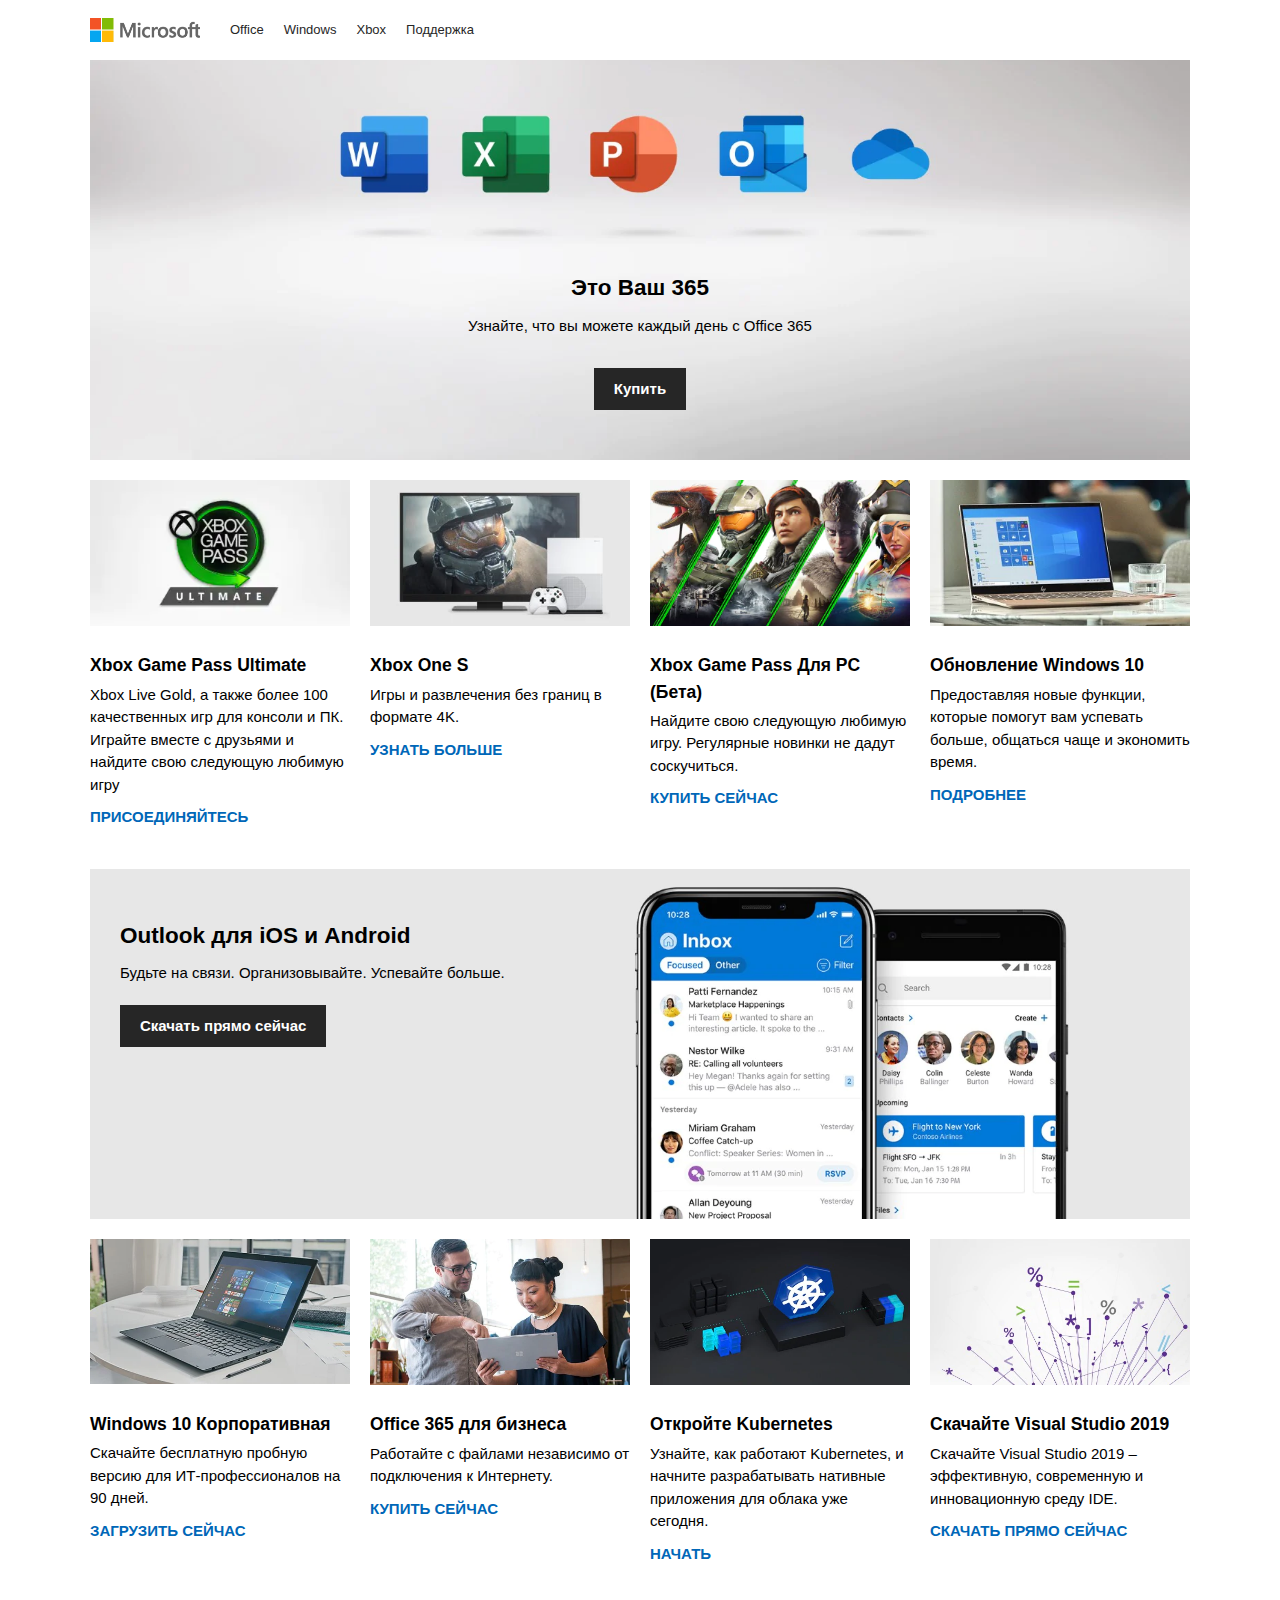
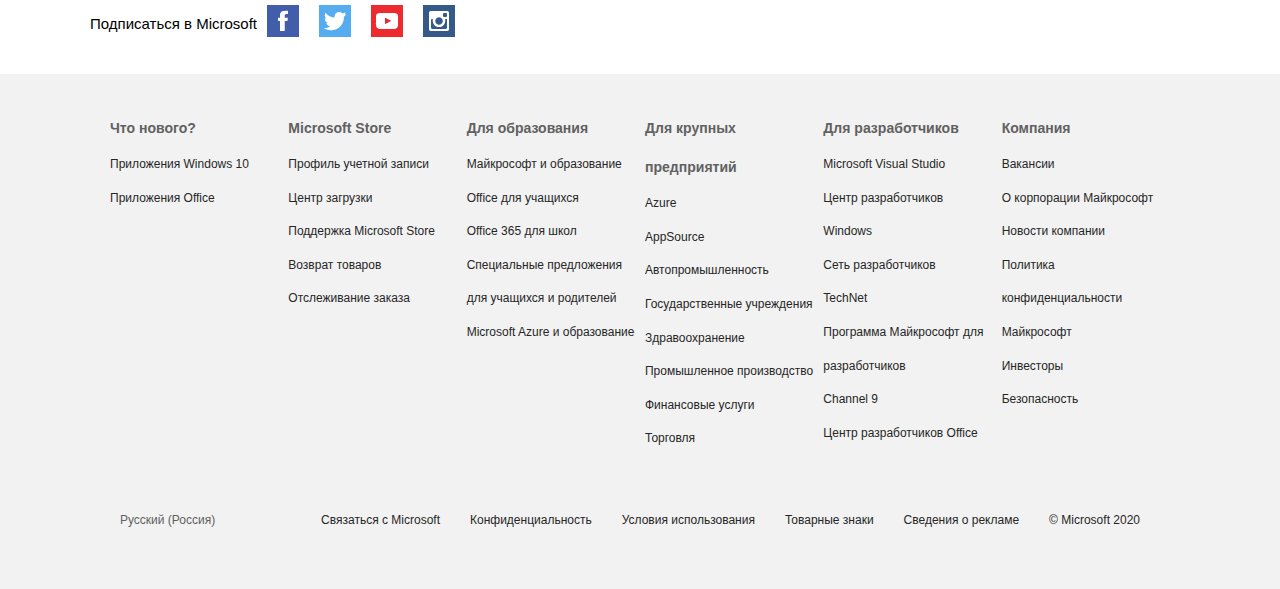
<file: index.html>
<!DOCTYPE html>
<html lang="en">
  <head>
    <meta charset="UTF-8" />
    <meta name="viewport" content="width=device-width, initial-scale=1.0" />
    <link
      rel="stylesheet"
      href="https://cdnjs.cloudflare.com/ajax/libs/font-awesome/5.12.1/css/all.min.css"
      integrity="sha256-mmgLkCYLUQbXn0B1SRqzHar6dCnv9oZFPEC1g1cwlkk="
      crossorigin="anonymous"
    />
    <link rel="stylesheet" href="style.css" />
    <title>MS Webpage</title>
  </head>
  <body>
<div class="menu-btn">
  <i class="fas fa-bars fa-2x"></i>
</div>

    <div class="container">
      <!--Navigation-->
      <nav class="main-nav">
        <img src="img/logo.png" alt="Microsoft" class="logo" />

        <ul class="main-menu">
          <li><a href="#">Office</a></li>
          <li><a href="#">Windows</a></li>
          <li><a href="#">Xbox</a></li>
          <li><a href="#">Поддержка</a></li>
        </ul>

        <ul class="right-menu">
          <li>
            <a href="#">
              <i class="fas fa-search"></i>
            </a>
          </li>
          <li>
            <a href="#">
              <i class="fas fa-shopping-cart"></i>
            </a>
          </li>
          <li>
            <a href="#">
              <i class="fas fa-user-plus"></i>
            </a>
          </li>
        </ul>
      </nav>
      <!-- Showcase -->
      <header class="showcase">
        <h2>Это Ваш 365</h2>
        <p>Узнайте, что вы можете каждый день с Office 365</p>
        <a href="#" class="btn">
          Купить <i class="fas fa-chevron-right"></i>
        </a>
      </header>

      <!-- Home Cards 1 -->
      <section class="home-cards">
        <div>
          <img src="./img/card1.jpeg" alt="" />
          <h3>Xbox Game Pass Ultimate</h3>
          <p>
            Xbox Live Gold, а также более 100 качественных игр для консоли и ПК.
            Играйте вместе с друзьями и найдите свою следующую любимую игру
          </p>
          <a href="#"> Присоединяйтесь <i class="fas fa-chevron-right"></i> </a>
        </div>
        <div>
          <img src="./img/card2.jpeg" alt="" />
          <h3>Xbox One S</h3>
          <p>
            Игры и развлечения без границ в формате 4K.
          </p>
          <a href="#"> Узнать больше <i class="fas fa-chevron-right"></i> </a>
        </div>
        <div>
          <img src="./img/card3.jpeg" alt="" />
          <h3>Xbox Game Pass Для PC (Бета)</h3>
          <p>
            Найдите свою следующую любимую игру. Регулярные новинки не дадут
            соскучиться.
          </p>
          <a href="#"> Купить сейчас <i class="fas fa-chevron-right"></i> </a>
        </div>
        <div>
          <img src="./img/card4.jpeg" alt="" />
          <h3>Обновление Windows 10</h3>
          <p>
            Предоставляя новые функции, которые помогут вам успевать больше,
            общаться чаще и экономить время.
          </p>
          <a href="#"> Подробнее <i class="fas fa-chevron-right"></i> </a>
        </div>
      </section>

      <!-- Outlook for Mobile -->
      <section class="outlook">
        <div class="content">
          <h2>Outlook для iOS и Android</h2>
          <p>Будьте на связи. Организовывайте. Успевайте больше.</p>
          <a href="#" class="btn">
            Скачать прямо сейчас <i class="fas fa-chevron-right"></i>
          </a>
        </div>
      </section>

      <!-- Home Cards 2 -->
      <section class="home-cards">
        <div>
          <img src="./img/card5.jpeg" alt="" />
          <h3>Windows 10 Корпоративная</h3>
          <p>
            Скачайте бесплатную пробную версию для ИТ-профессионалов на 90 дней.
          </p>
          <a href="#">
            Загрузить сейчас <i class="fas fa-chevron-right"></i>
          </a>
        </div>
        <div>
          <img src="./img/card6.jpeg" alt="" />
          <h3>Office 365 для бизнеса</h3>
          <p>
            Работайте с файлами независимо от подключения к Интернету.
          </p>
          <a href="#"> Купить сейчас <i class="fas fa-chevron-right"></i> </a>
        </div>
        <div>
          <img src="./img/card7.jpeg" alt="" />
          <h3>Откройте Kubernetes</h3>
          <p>
            Узнайте, как работают Kubernetes, и начните разрабатывать нативные
            приложения для облака уже сегодня.
          </p>
          <a href="#"> Начать <i class="fas fa-chevron-right"></i> </a>
        </div>
        <div>
          <img src="./img/card8.jpeg" alt="" />
          <h3>Скачайте Visual Studio 2019</h3>
          <p>
            Скачайте Visual Studio 2019 – эффективную, современную и
            инновационную среду IDE.
          </p>
          <a href="#">
            Скачать прямо сейчас <i class="fas fa-chevron-right"></i>
          </a>
        </div>
      </section>

      <!-- Follow -->
      <section class="follow">
        <p>Подписаться в Microsoft</p>
        <a href="https://facebool.com">
          <img src="./img/social-facebook.png" alt="Facebook" />
        </a>
        <a href="https://twitter.com">
          <img src="./img/social-twitter.png" alt="Twitter" />
        </a>
        <a href="https://youtube.com">
          <img src="./img/social-youtube.png" alt="Youtube" />
        </a>
        <a href="https://instagram.com">
          <img src="./img/social-instagram.png" alt="Instagram" />
        </a>
      </section>
    </div>

    <!-- Links -->
    <section class="links">
      <div class="links-inner">
        <ul>
          <li><h3>Что нового?</h3></li>
          <li><a href="#">Приложения Windows 10</a></li>
          <li><a href="#">Приложения Office</a></li>
        </ul>
        <ul>
          <li><h3>Microsoft Store</h3></li>
          <li><a href="#">Профиль учетной записи</a></li>
          <li><a href="#">Центр загрузки</a></li>
          <li><a href="#">Поддержка Microsoft Store</a></li>
          <li><a href="#">Возврат товаров</a></li>
          <li><a href="#">Отслеживание заказа</a></li>
        </ul>
        <ul>
          <li><h3>Для образования</h3></li>
          <li><a href="#">Майкрософт и образование</a></li>
          <li><a href="#">Office для учащихся</a></li>
          <li><a href="#">Office 365 для школ</a></li>
          <li>
            <a href="#">Специальные предложения для учащихся и родителей</a>
          </li>
          <li><a href="#">Microsoft Azure и образование</a></li>
        </ul>
        <ul>
          <li><h3>Для крупных предприятий</h3></li>
          <li><a href="#">Azure</a></li>
          <li><a href="#">AppSource</a></li>
          <li><a href="#">Автопромышленность</a></li>
          <li><a href="#">Государственные учреждения</a></li>
          <li><a href="#">Здравоохранение</a></li>
          <li><a href="#">Промышленное производство</a></li>
          <li><a href="#">Финансовые услуги</a></li>
          <li><a href="#">Торговля</a></li>
        </ul>
        <ul>
          <li><h3>Для разработчиков</h3></li>
          <li><a href="#">Microsoft Visual Studio</a></li>
          <li><a href="#">Центр разработчиков Windows</a></li>
          <li><a href="#">Сеть разработчиков</a></li>
          <li><a href="#">TechNet</a></li>
          <li><a href="#">Программа Майкрософт для разработчиков</a></li>
          <li><a href="#">Channel 9</a></li>
          <li><a href="#">Центр разработчиков Office</a></li>
        </ul>
        <ul>
          <li><h3>Компания</h3></li>
          <li><a href="#">Вакансии</a></li>
          <li><a href="#">О корпорации Майкрософт</a></li>
          <li><a href="#">Новости компании</a></li>
          <li><a href="#">Политика конфиденциальности Майкрософт</a></li>
          <li><a href="#">Инвесторы</a></li>
          <li><a href="#">Безопасность</a></li>
        </ul>
      </div>
    </section>

    <!-- Footer -->
    <footer class="footer">
      <div class="footer-inner">
        <div class="div">
          <i class="fas fa-globe fa-2x"></i> Русский (Россия)
        </div>
        <ul>
          <li><a href="#">Связаться с Microsoft</a></li>
          <li><a href="#">Конфиденциальность</a></li>
          <li><a href="#">Условия использования</a></li>
          <li><a href="#">Товарные знаки</a></li>
          <li><a href="#">Сведения о рекламе</a></li>
          <li><a href="#">&copy; Microsoft 2020</a></li>
        </ul>
      </div>
    </footer>

    <script>
      document.querySelector('.menu-btn').addEventListener('click',
      () => document.querySelector('.main-menu').classList.toggle('show'));
    </script>

  </body>
</html>
</file>
<file: style.css>
* {
  box-sizing: border-box;
  margin: 0;
  padding: 0;
}

body {
  font-family: "Segoe UI", Tahoma, Geneva, Verdana, sans-serif;
  background: white;
  color: black;
  font-size: 15px;
  line-height: 1.5;
}

a {
  color: #262626;
  text-decoration: none;
}

ul {
  list-style: none;
}

.container {
  width: 90%;
  max-width: 1100px;
  margin: auto;
}

/* Navigation */

.main-nav {
  display: flex;
  align-items: center;
  justify-content: space-between;
  height: 60px;
  padding: 20px 0;
  font-size: 13px;
}

/* Resize Logo */
.main-nav .logo {
  width: 110px;
}

.main-nav ul {
  display: flex;
}

.main-nav ul li {
  padding: 0 10px;
}

.main-nav ul li a {
  padding-bottom: 2px;
}

.main-nav ul li a:hover {
  border-bottom: 2px solid #262626;
}

.main-nav ul.main-menu {
  flex: 1;
  margin-left: 20px;
}

.menu-btn {
    cursor: pointer;
    position: absolute;
    top: 20px;
    right: 30px;
    z-index: 2;
    display: none;
}

.btn {
  cursor: pointer;
  display: inline-block;
  border: 0;
  font-weight: bold;
  padding: 10px 20px;
  background: #262626;
  color: white;
  font-size: 15px;
}

.btn:hover {
  opacity: 0.9;
}

/* Showcase */

.showcase {
  width: 100%;
  height: 400px;
  background: url("./img/showcase.jpeg") no-repeat center center/cover;
  display: flex;
  flex-direction: column;
  align-items: center;
  text-align: center;
  justify-content: flex-end;
  padding-bottom: 50px;
  margin-bottom: 20px;
}

.showcase h2,
.showcase p {
  margin-bottom: 10px;
}

.showcase .btn {
  margin-top: 20px;
}

/* Home Cards */

.home-cards {
  display: grid;
  grid-template-columns: repeat(4, 1fr);
  grid-gap: 20px;
  margin-bottom: 40px;
}

.home-cards img {
  width: 100%;
  margin-bottom: 20px;
}

.home-cards h3 {
  margin-bottom: 5px;
}

.home-cards a {
  display: inline-block;
  padding-top: 10px;
  color: #0067b8;
  text-transform: uppercase;
  font-weight: bold;
}

.home-cards a:hover i {
  margin-left: 10px;
}

/* Outlook */

.outlook {
  width: 100%;
  height: 350px;
  background: url(./img/outlook.png) no-repeat center center/cover;
  margin-bottom: 20px;
}

.outlook .content {
  width: 40%;
  padding: 50px 0 0 30px;
}

.outlook p {
  margin: 10px 0 20px;
}

/* Follow */

.follow {
  display: flex;
  align-items: center;
  justify-content: flex-start;
  margin: 30px 0 30px;
}

.follow * {
  margin-right: 10px;
}

/* Links */

.links {
  background: #f2f2f2;
  color: #616161;
  font-size: 12px;
  padding: 35px 0;
}

.links-inner {
  max-width: 1100px;
  margin: 0 auto;
  padding: 0 20px;
  display: grid;
  grid-template-columns: repeat(6, 1fr);
  grid-gap: 10px;
  align-items: flex-start;
  justify-content: center;
}

.links li {
  line-height: 2.8;
}

/* Footer */

.footer {
  background: #f2f2f2;
  color: #616161;
  font-size: 12px;
  padding: 20px 0;
}

.footer-inner {
  max-width: 1100px;
  margin: 0 auto;
  padding: 0 20px 0 20px;
  display: flex;
  align-items: center;
  justify-content: space-between;
}

.footer div {
  margin-bottom: 20px;
  display: flex;
  align-items: center;
}

.footer div i {
  margin-right: 10px;
}

.footer ul {
  display: flex;
  flex-wrap: wrap;
}

.footer li {
  margin-right: 30px;
  margin-bottom: 20px;
}

@media (max-width: 700px) {
  .menu-btn {
      display: block;
  }

  .menu-btn:hover {
      opacity: 0.5;
  }
  
.main-nav ul.right-menu {
    margin-right: 50px;
}

  .main-nav ul.main-menu {
      display: block;
      position: absolute;
      top: 0;
      left: 0;
      background: #f2f2f2; 
      width: 50%;
      height: 100%;
      border-right: #ccc 1px solid;
      opacity: 0.9;
      padding: 30px;
      transform: translateX(-500px);  
      transition: transform 0.5s ease-in-out;
  }

  .main-nav ul.main-menu.show {
    transform: translateX(-20px);
  }

  .main-nav ul.main-menu li {
    padding: 10px;
    border-bottom: #ccc solid 1px;
    font-size: 14px;    
  }

  .main-nav ul.main-menu li:last-child {
      border-bottom: 0;
  }

    .home-cards {
    grid-template-columns: repeat(2, 1fr);
  }

  .outlook .content p {
    display: none;
  }

  .outlook .content h2 {
    margin-bottom: 20px;
  }

  .links .links-inner {
    grid-template-columns: repeat(2, 1fr);
  }

  .footer div {
      flex-direction: column;
      justify-content: flex-start;
      align-items: flex-start;
  }
}

@media (max-width: 500px) {
  .home-cards {
    grid-template-columns: 1fr;
  }

  .links .links-inner {
    grid-template-columns: 1fr;
  }

  .links .links-inner ul {
    margin-bottom: 20px;
  }
}
</file>
